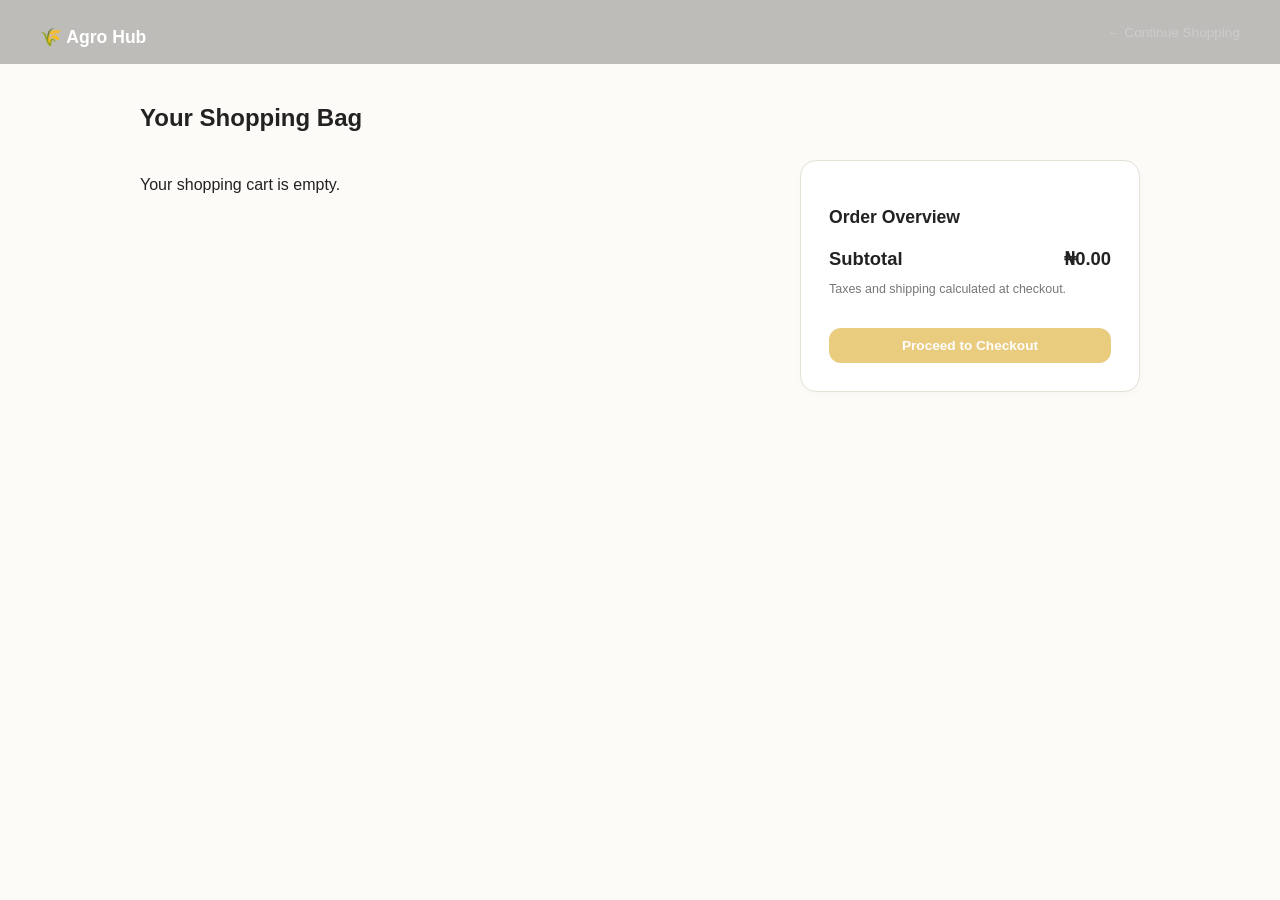
<file: cart.html>
<!DOCTYPE html>
<html lang="en">
<head>
  <meta charset="UTF-8">
  <meta name="viewport" content="width=device-width, initial-scale=1.0">
  <title>Agro Hub | Shopping Cart</title>
  <link rel="stylesheet" href="styles.css">
</head>
<body>

  <!-- Dark Top Navbar -->
  <header class="navbar">
    <div class="container nav-container">
      <h1 class="logo">
        <a href="shop.html" class="logo-link">🌾 Agro Hub</a>
      </h1>
      <a href="shop.html" class="back-link-head">&larr; Continue Shopping</a>
    </div>
  </header>

  <!-- Main Cart Container -->
  <main class="cart-page-container">
    <h2 class="cart-title">Your Shopping Bag</h2>

    <div class="cart-page-wrapper">
      <!-- Left Column: Cart Items -->
      <section class="cart-items-section">
        <div id="cart-page-items" class="cart-page-list">
          <!-- Rendered via JS -->
        </div>
      </section>

      <!-- Right Column: Order Summary -->
      <aside class="cart-summary-section">
        <div class="order-summary-box">
          <h3>Order Overview</h3>
          <div class="summary-row total">
            <span>Subtotal</span>
            <span id="cart-page-total">₦0.00</span>
          </div>
          <p class="shipping-note">Taxes and shipping calculated at checkout.</p>

          <a href="checkout.html" style="text-decoration: none;">
            <button id="cart-proceed-btn" type="button" class="btn-gold btn-full mt-4">
              Proceed to Checkout
            </button>
          </a>
        </div>
      </aside>
    </div>
  </main>

  <script src="app.js"></script>
</body>
</html>
</file>
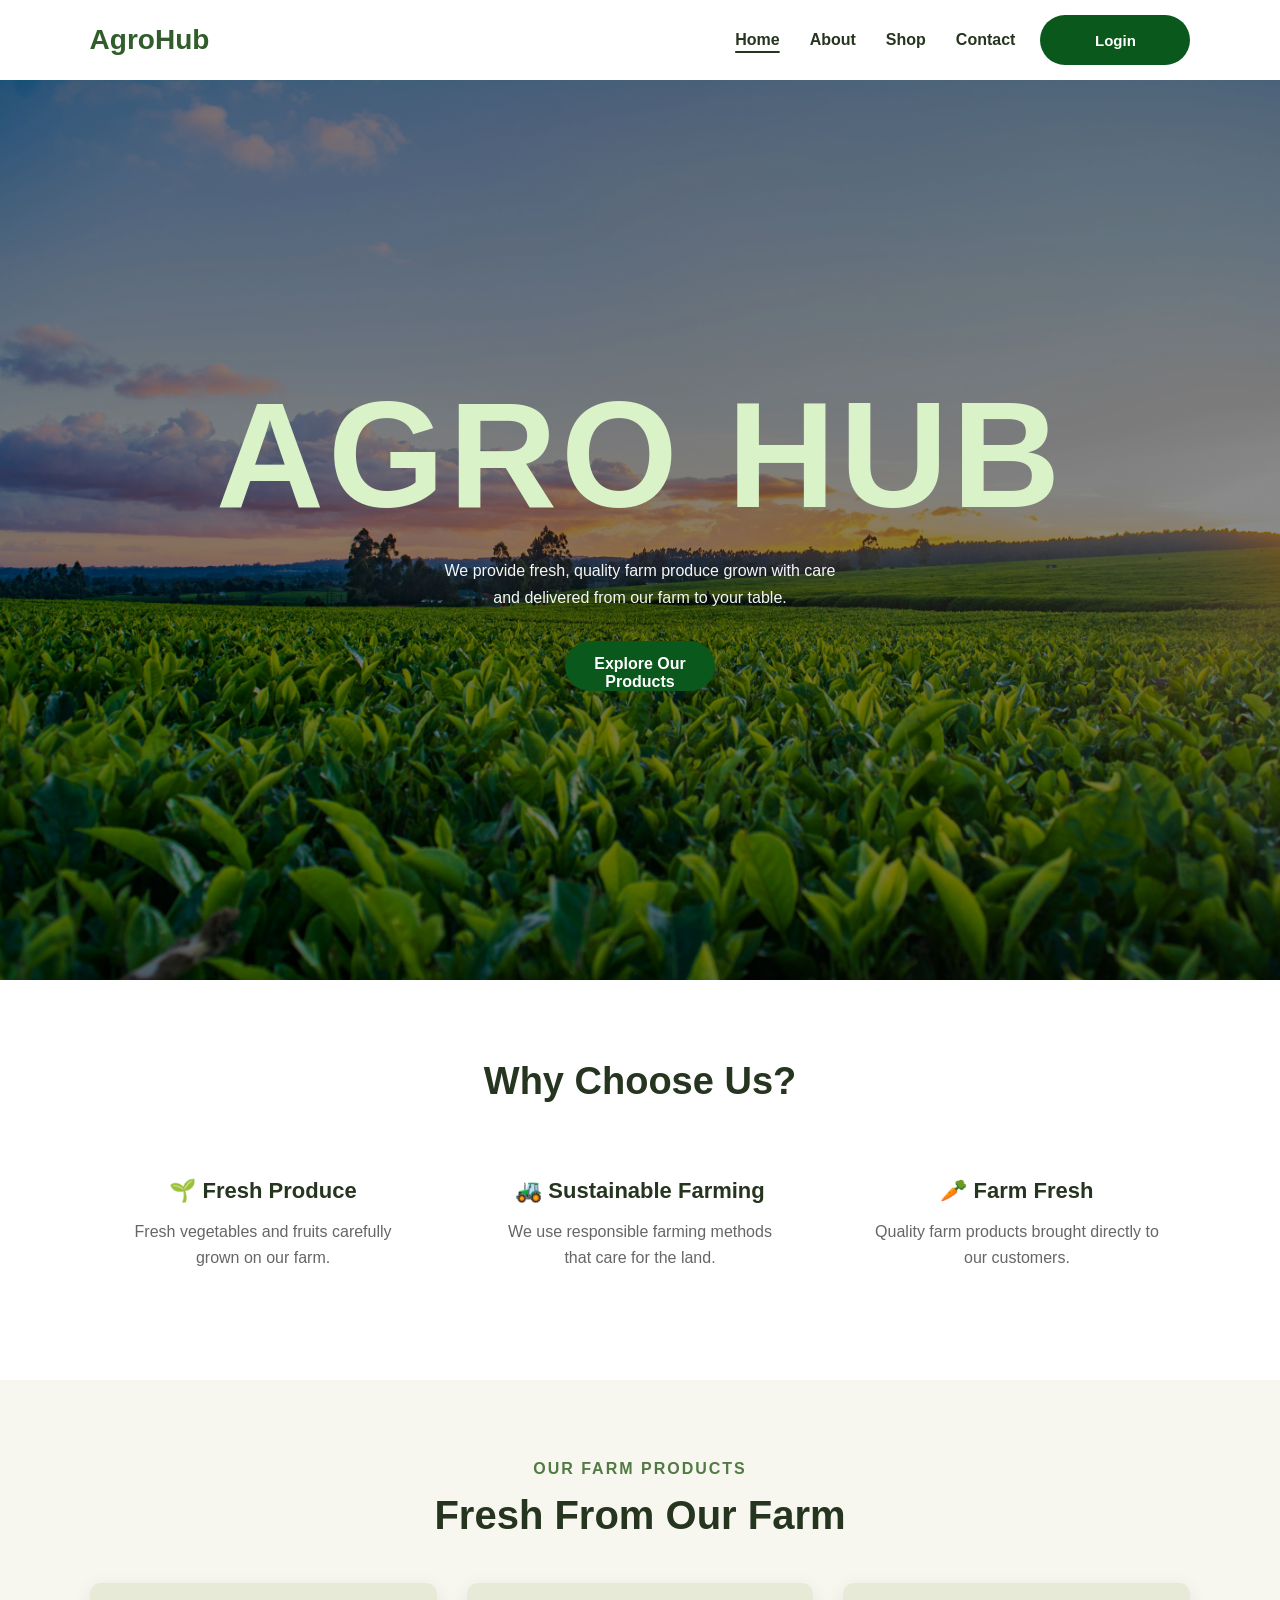
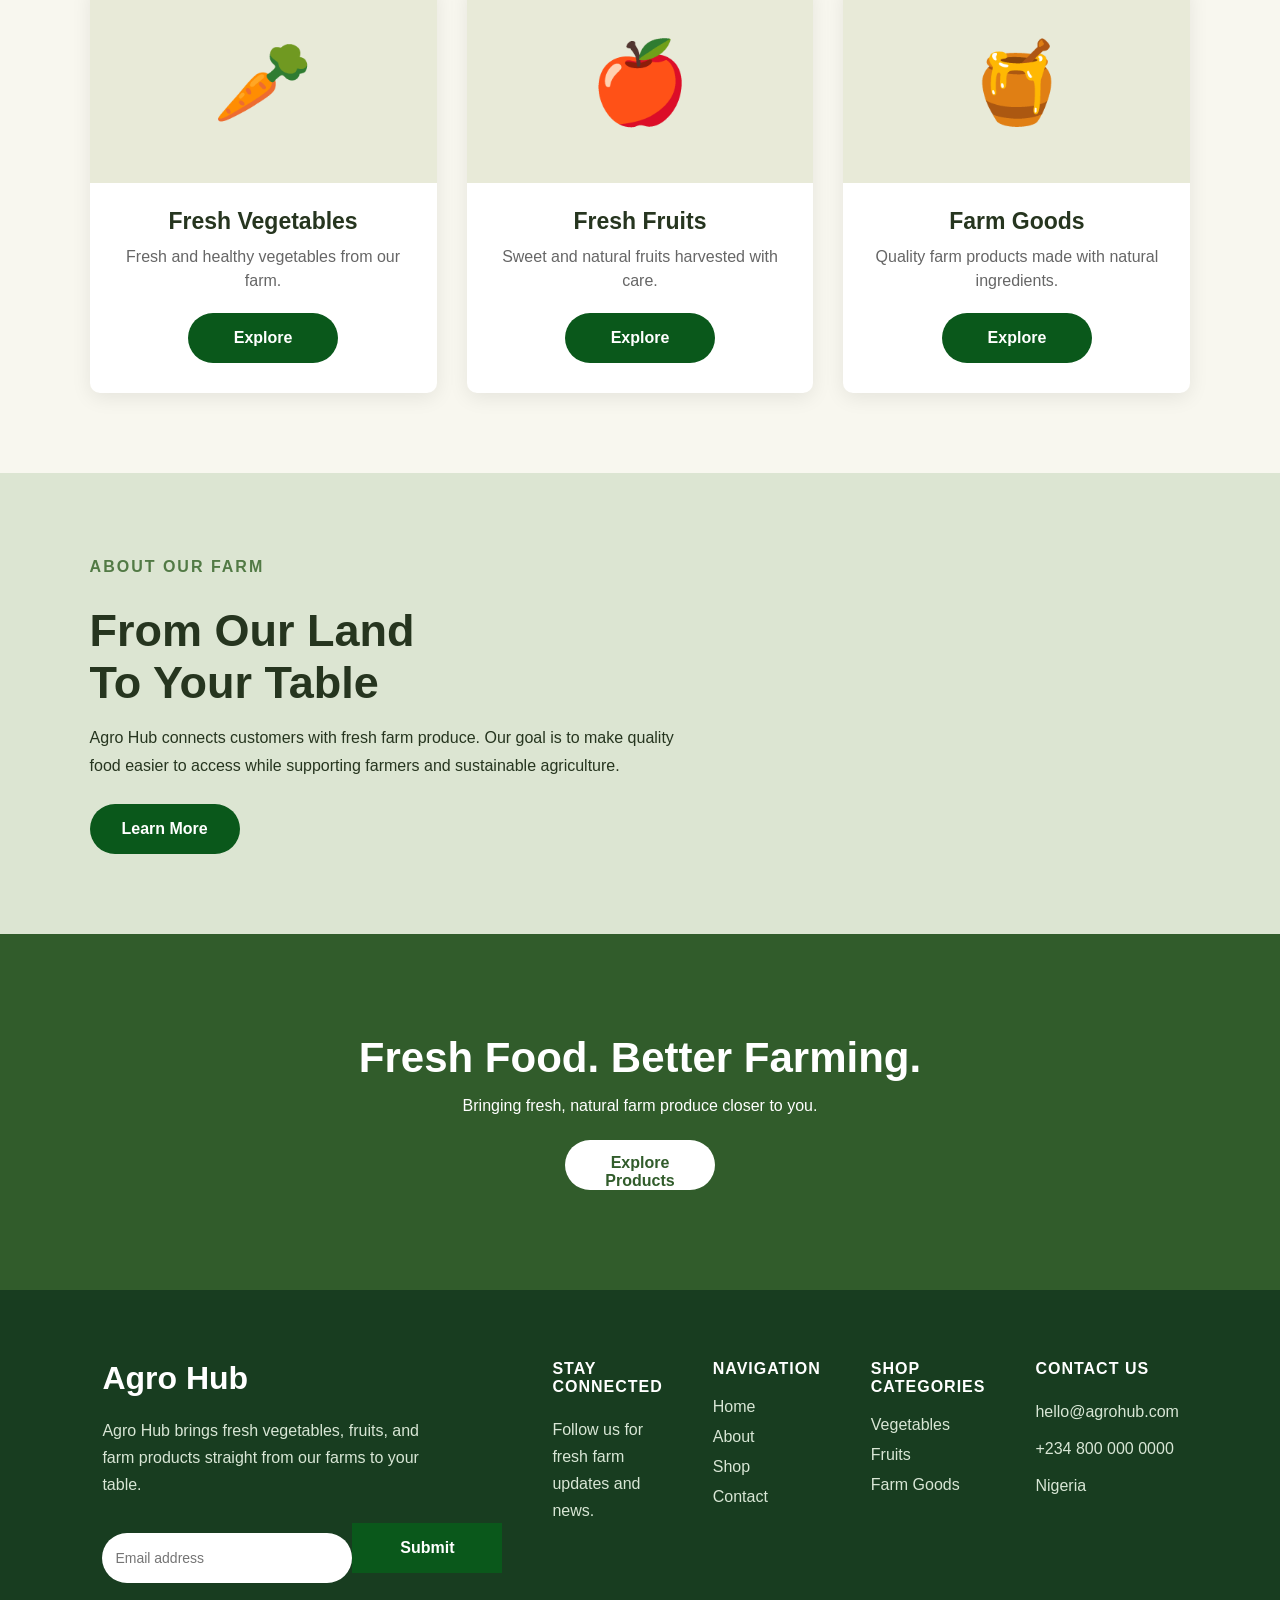
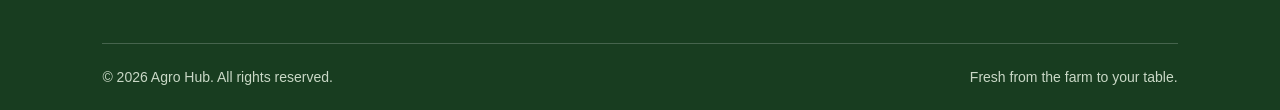
<file: home.html>
<!doctype html>
<html lang="en">
  <head>
    <meta charset="UTF-8" />

    <meta name="viewport" content="width=device-width, initial-scale=1.0" />

    <title>AgroHub</title>

    <link rel="stylesheet" href="style.css" />
  </head>

  <body>
    <!-- =========================
        NAVIGATION
    ========================== -->

    <nav>
      <h1>AgroHub</h1>

      <ul>
        <li>
          <a href="index.html" class="active"> Home </a>
        </li>

        <li>
          <a href="#"> About </a>
        </li>

        <li>
          <a href="#"> Shop </a>
        </li>

        <li>
          <a href="contact.html"> Contact </a>
        </li>
      </ul>

      <button class="login-btn">Login</button>
    </nav>

    <!-- =========================
        HERO SECTION
    ========================== -->

    <section class="hero">
      <div class="hero-text">
        <span class="hero-label"> AGRO HUB </span>

        <p class="hero-description">
            We provide fresh, quality farm produce grown with care <br> and delivered from our farm to your table.
        </p>

        <button>Explore Our Products</button>
      </div>

      <div class="hero-image">
        <img src="images/farming.jpg" alt="Farmer watering crops" />
      </div>
    </section>

    <!-- =========================
        WHY CHOOSE US
    ========================== -->

    <section class="features">
      <h2>Why Choose Us?</h2>

      <div class="feature-container">
        <div class="feature">
          <h3>🌱 Fresh Produce</h3>

          <p>Fresh vegetables and fruits carefully grown on our farm.</p>
        </div>

        <div class="feature">
          <h3>🚜 Sustainable Farming</h3>

          <p>We use responsible farming methods that care for the land.</p>
        </div>

        <div class="feature">
          <h3>🥕 Farm Fresh</h3>

          <p>Quality farm products brought directly to our customers.</p>
        </div>
      </div>
    </section>

    <!-- =========================
        FEATURED PRODUCTS
    ========================== -->

    <section class="products">
      <p class="section-label">OUR FARM PRODUCTS</p>

      <h2>Fresh From Our Farm</h2>

      <div class="product-container">
        <!-- PRODUCT 1 -->

        <div class="product-card">
          <div class="product-image">🥕</div>

          <h3>Fresh Vegetables</h3>

          <p>Fresh and healthy vegetables from our farm.</p>

          <button>Explore</button>
        </div>

        <!-- PRODUCT 2 -->

        <div class="product-card">
          <div class="product-image">🍎</div>

          <h3>Fresh Fruits</h3>

          <p>Sweet and natural fruits harvested with care.</p>

          <button>Explore</button>
        </div>

        <!-- PRODUCT 3 -->

        <div class="product-card">
          <div class="product-image">🍯</div>

          <h3>Farm Goods</h3>

          <p>Quality farm products made with natural ingredients.</p>

          <button>Explore</button>
        </div>
      </div>
    </section>

    <!-- =========================
        ABOUT THE FARM
    ========================== -->

    <section class="farm-intro">
      <div>
        <p class="section-label">ABOUT OUR FARM</p>

        <h2>
          From Our Land
          <br />
          To Your Table
        </h2>

        <p>
          Agro Hub connects customers with fresh farm produce. Our goal is to
          make quality food easier to access while supporting farmers and
          sustainable agriculture.
        </p>

        <button>Learn More</button>
      </div>
    </section>

    <!-- =========================
        CALL TO ACTION
    ========================== -->

    <section class="cta">
      <h2>Fresh Food. Better Farming.</h2>

      <p>Bringing fresh, natural farm produce closer to you.</p>

      <button>Explore Products</button>
    </section>

    <!-- =========================
        FOOTER
    ========================== -->

    <footer>
      <div class="footer-top">
        <!-- BRAND -->

        <div class="footer-brand">
          <h2>Agro Hub</h2>

          <p>
            Agro Hub brings fresh vegetables, fruits, and farm products straight
            from our farms to your table.
          </p>

          <div class="newsletter">
            <input type="email" placeholder="Email address" />

            <button>Submit</button>
          </div>
        </div>

        <!-- STAY CONNECTED -->

        <div class="footer-column">
          <h3>Stay Connected</h3>

          <p>Follow us for fresh farm updates and news.</p>
        </div>

        <!-- NAVIGATION -->

        <div class="footer-column">
          <h3>Navigation</h3>

          <a href="index.html"> Home </a>

          <a href="#"> About </a>

          <a href="#"> Shop </a>

          <a href="contact.html"> Contact </a>
        </div>

        <!-- SHOP CATEGORIES -->

        <div class="footer-column">
          <h3>Shop Categories</h3>

          <a href="#"> Vegetables </a>

          <a href="#"> Fruits </a>

          <a href="#"> Farm Goods </a>
        </div>

        <!-- CONTACT -->

        <div class="footer-column">
          <h3>Contact Us</h3>

          <p>hello@agrohub.com</p>

          <p>+234 800 000 0000</p>

          <p>Nigeria</p>
        </div>
      </div>

      <!-- FOOTER BOTTOM -->

      <div class="footer-bottom">
        <p>© 2026 Agro Hub. All rights reserved.</p>

        <p>Fresh from the farm to your table.</p>
      </div>
    </footer>

    <!-- =========================
        JAVASCRIPT
    ========================== -->

    <script>
      const navLinks = document.querySelectorAll("nav ul li a");

      navLinks.forEach(function (link) {
        link.addEventListener("click", function () {
          navLinks.forEach(function (item) {
            item.classList.remove("active");
          });

          this.classList.add("active");
        });
      });
    </script>
  </body>
</html>
</file>
<file: styles.css>
/* Color Palette */
:root {
  --bg-main: #fdfbf7;
  --header-bg: #1c180e;
  --header-text: #ffffff;
  --accent-gold: #d49a00;
  --accent-gold-hover: #b88400;
  --card-bg: #ffffff;
  --text-dark: #222222;
  --text-muted: #777777;
  --border-color: #e5e0d8;
  --radius-card: 16px;
  --radius-btn: 12px;
}

body {
  background-color: var(--bg-main);
  color: var(--text-dark);
  font-family: -apple-system, BlinkMacSystemFont, "Segoe UI", Roboto, sans-serif;
  margin: 0;
}

/* Dark Header */
.navbar {
  background-color: rgba(0,0,0,0.25);
  padding: 0 40px;
  position: sticky;
  top: 0;
  z-index: 999;
  left: 0;
  color: var(--header-text);
}

.nav-container {
  display: flex;
  justify-content: space-between;
  align-items: center;
  height: 64px;
}

.logo-link {
  color: var(--header-text);
  font-size: 1.1rem;
  font-weight: 700;
  text-decoration: none;
}

.nav-links {
  display: flex;
  gap: 24px;
}

.nav-links a {
  color: #cccccc;
  text-decoration: none;
  font-size: 0.9rem;
}

.nav-links a.active, .nav-links a:hover {
  color: var(--header-text);
}

.cart-button {
  color: var(--header-text);
  text-decoration: none;
  font-size: 1.1rem;
}

/* Page Layout */
.store-body {
  display: grid;
  grid-template-columns: 200px 1fr;
  gap: 40px;
  max-width: 1200px;
  margin: 40px auto;
  padding: 0 20px;
}

/* Sidebar */
.sidebar h3 {
  font-size: 0.9rem;
  color: var(--text-dark);
  margin-bottom: 12px;
}

.sidebar ul {
  list-style: none;
  padding: 0;
  border-top: 1px solid var(--border-color);
  padding-top: 12px;
}

.sidebar li {
  font-size: 0.85rem;
  color: var(--text-muted);
  cursor: pointer;
}

.sidebar li.active {
  color: var(--text-dark);
  font-weight: 600;
}

/* Header & Controls */
.shop-header {
  display: flex;
  justify-content: space-between;
  align-items: flex-end;
  margin-bottom: 24px;
}

.shop-header h2 {
  font-size: 1.75rem;
  margin: 0 0 4px 0;
}

.product-count {
  font-size: 0.8rem;
  color: var(--text-muted);
}

.sort-wrapper {
  font-size: 0.85rem;
  color: var(--text-muted);
}

.sort-dropdown {
  padding: 6px 12px;
  border-radius: 20px;
  border: 1px solid var(--border-color);
  background-color: var(--bg-main);
  font-size: 0.85rem;
  margin-left: 6px;
}

/* Product Grid */
.product-grid {
  display: grid;
  grid-template-columns: repeat(3, 1fr);
  gap: 24px;
}

.product-card {
  display: flex;
  flex-direction: column;
}

.product-image {
  width: 100%;
  aspect-ratio: 1 / 1;
  object-fit: cover;
  border-radius: var(--radius-card);
  background-color: #eee;
  margin-bottom: 12px;
}

.product-title {
  font-size: 0.9rem;
  font-weight: 600;
  margin: 0 0 4px 0;
}

.product-price {
  font-size: 0.85rem;
  color: var(--text-muted);
  margin-bottom: 12px;
}

/* Golden Add to Bag Button */
.btn-gold {
  background-color: var(--accent-gold);
  color: #ffffff;
  border: none;
  padding: 10px 0;
  width: 100%;
  border-radius: var(--radius-btn);
  font-weight: 600;
  font-size: 0.85rem;
  cursor: pointer;
  transition: background 0.2s ease;
}

.btn-gold:hover {
  background-color: var(--accent-gold-hover);
}

@media (max-width: 900px) {
  .store-body {
    grid-template-columns: 1fr;
  }
  .product-grid {
    grid-template-columns: repeat(2, 1fr);
  }
}

/* ==========================================================================
   GOLDEN FIELD CART PAGE STYLES
   ========================================================================== */

.cart-page-container {
  max-width: 1000px;
  margin: 40px auto;
  padding: 0 20px;
}

.cart-title {
  font-size: 1.5rem;
  font-weight: 700;
  margin-bottom: 28px;
  color: var(--text-dark);
}

.cart-page-wrapper {
  display: grid;
  grid-template-columns: 1fr 340px;
  gap: 32px;
  align-items: start;
}

.cart-page-list {
  display: flex;
  flex-direction: column;
  gap: 16px;
}

.cart-page-item {
  display: flex;
  justify-content: space-between;
  align-items: center;
  background-color: #ffffff;
  border: 1px solid var(--border-color);
  border-radius: var(--radius-card);
  padding: 20px 24px;
  box-shadow: 0 2px 8px rgba(0, 0, 0, 0.02);
}

.cart-page-item-info h4 {
  font-size: 0.95rem;
  font-weight: 600;
  color: var(--text-dark);
  margin-bottom: 4px;
}

.cart-page-item-info p {
  color: var(--text-muted);
  font-size: 0.88rem;
  font-weight: 600;
}

.order-summary-box {
  background-color: #ffffff;
  border: 1px solid var(--border-color);
  border-radius: var(--radius-card);
  padding: 28px;
  box-shadow: 0 2px 8px rgba(0, 0, 0, 0.02);
}

.order-summary-box h3 {
  font-size: 1.1rem;
  font-weight: 700;
  margin-bottom: 20px;
  color: var(--text-dark);
}

.summary-row.total {
  display: flex;
  justify-content: space-between;
  font-size: 1.15rem;
  font-weight: 700;
  color: var(--text-dark);
  margin-bottom: 8px;
}

.shipping-note {
  font-size: 0.78rem;
  color: var(--text-muted);
  margin-bottom: 16px;
}

@media (max-width: 800px) {
  .cart-page-wrapper {
    grid-template-columns: 1fr;
  }
}

/* ==========================================================================
   GOLDEN FIELD CHECKOUT STYLES
   ========================================================================== */

.back-link-head {
  color: #cccccc;
  text-decoration: none;
  font-size: 0.85rem;
  transition: color 0.2s ease;
}

.back-link-head:hover {
  color: #ffffff;
}

.checkout-page-container {
  max-width: 1000px;
  margin: 40px auto;
  padding: 0 20px;
}

.checkout-grid {
  display: grid;
  grid-template-columns: 1fr 380px;
  gap: 32px;
  align-items: start;
}

.checkout-form-card,
.checkout-summary-card {
  background-color: #ffffff;
  border: 1px solid var(--border-color);
  border-radius: var(--radius-card);
  padding: 32px;
  box-shadow: 0 2px 8px rgba(0, 0, 0, 0.02);
}

.form-title {
  font-size: 1.35rem;
  font-weight: 700;
  margin-bottom: 24px;
  color: var(--text-dark);
}

.form-group {
  margin-bottom: 18px;
}

.form-group label {
  display: block;
  font-size: 0.8rem;
  font-weight: 600;
  color: var(--text-muted);
  margin-bottom: 6px;
  text-transform: uppercase;
  letter-spacing: 0.03em;
}

.form-group input,
.form-group textarea {
  width: 100%;
  padding: 12px 14px;
  border: 1px solid var(--border-color);
  border-radius: 8px;
  font-size: 0.9rem;
  background-color: var(--bg-main);
  color: var(--text-dark);
  font-family: inherit;
  transition: all 0.2s ease;
}

.form-group input:focus,
.form-group textarea:focus {
  outline: none;
  border-color: var(--accent-gold);
  background-color: #ffffff;
  box-shadow: 0 0 0 3px rgba(212, 154, 0, 0.15);
}

.checkout-summary-card h3 {
  font-size: 1.1rem;
  font-weight: 700;
  margin-bottom: 20px;
  color: var(--text-dark);
}

.summary-items-list {
  display: flex;
  flex-direction: column;
  gap: 12px;
}

.summary-item {
  display: flex;
  justify-content: space-between;
  font-size: 0.88rem;
  color: var(--text-muted);
}

.summary-item span:last-child {
  font-weight: 600;
  color: var(--text-dark);
}

.summary-divider {
  height: 1px;
  background-color: var(--border-color);
  margin: 20px 0;
}

.summary-total-row {
  display: flex;
  justify-content: space-between;
  font-size: 1.15rem;
  font-weight: 700;
  color: var(--text-dark);
}

.mt-4 {
  margin-top: 16px;
}

.btn-full {
  width: 100%;
}

@media (max-width: 800px) {
  .checkout-grid {
    grid-template-columns: 1fr;
  }
}

/* ==========================================================================
   GOLDEN FIELD CONFIRMATION / RECEIPT STYLES
   ========================================================================== */

.confirmation-page-container {
  max-width: 600px;
  margin: 40px auto;
  padding: 0 20px;
}

.confirmation-card {
  background-color: #ffffff;
  border: 1px solid var(--border-color);
  border-radius: var(--radius-card);
  padding: 36px;
  text-align: center;
  box-shadow: 0 2px 10px rgba(0, 0, 0, 0.02);
}

.success-badge {
  width: 56px;
  height: 56px;
  background-color: #f3eae0;
  color: var(--accent-gold);
  border-radius: 50%;
  display: flex;
  align-items: center;
  justify-content: center;
  font-size: 1.5rem;
  font-weight: bold;
  margin: 0 auto 16px auto;
}

.confirmation-card h2 {
  font-size: 1.4rem;
  font-weight: 700;
  color: var(--text-dark);
  margin-bottom: 6px;
}

.confirmation-sub {
  font-size: 0.88rem;
  color: var(--text-muted);
  margin-bottom: 24px;
}

.receipt-box {
  background-color: var(--bg-main);
  border: 1px solid var(--border-color);
  border-radius: 12px;
  padding: 24px;
  text-align: left;
  margin-bottom: 24px;
}

.receipt-header {
  display: flex;
  justify-content: space-between;
  font-size: 0.85rem;
  font-weight: 700;
  color: var(--text-dark);
  padding-bottom: 12px;
  border-bottom: 1px dashed var(--border-color);
  margin-bottom: 16px;
}

.receipt-section {
  margin-bottom: 16px;
}

.receipt-section h4 {
  font-size: 0.75rem;
  font-weight: 700;
  text-transform: uppercase;
  color: var(--text-muted);
  letter-spacing: 0.04em;
  margin-bottom: 6px;
}

.receipt-section p {
  font-size: 0.88rem;
  color: var(--text-dark);
  line-height: 1.4;
}

.receipt-total-row {
  display: flex;
  justify-content: space-between;
  font-size: 1.1rem;
  font-weight: 700;
  color: var(--text-dark);
}

.btn-inline {
  display: inline-block;
  text-decoration: none;
  text-align: center;
}

/* Sidebar Items */
.sidebar ul li {
  font-size: 0.85rem;
  color: var(--text-muted);
  cursor: pointer;
  padding: 6px 0;
  transition: color 0.2s ease;
}

.sidebar ul li:hover {
  color: var(--text-dark);
}

.sidebar ul li.active {
  color: var(--text-dark);
  font-weight: 700;
}

/* Controls Group */
.controls-wrapper {
  display: flex;
  align-items: center;
  gap: 16px;
}

/* Search Bar Styles */
.search-wrapper input {
  padding: 6px 14px;
  border-radius: 20px;
  border: 1px solid var(--border-color);
  background-color: var(--bg-main);
  font-size: 0.85rem;
  color: var(--text-dark);
  outline: none;
  transition: all 0.2s ease;
  width: 180px;
}

.search-wrapper input:focus {
  border-color: var(--accent-gold);
  background-color: #ffffff;
  width: 220px;
  box-shadow: 0 0 0 3px rgba(212, 154, 0, 0.12);
}

@media (max-width: 640px) {
  .shop-header {
    flex-direction: column;
    align-items: flex-start;
    gap: 16px;
  }

  .controls-wrapper {
    width: 100%;
    justify-content: space-between;
  }

  .search-wrapper input {
    width: 100%;
  }
}
</file>
<file: style.css>
/* =========================
   RESET
========================= */

* {
    margin: 0;
    padding: 0;
    box-sizing: border-box;
}


/* =========================
   GLOBAL STYLES
========================= */

body {
    font-family: Arial, sans-serif;
    color: #26351f;
    background-color: #f8f7ef;
}


button {
    border: none;
    background-color: #315c2b;
    color: white;
    padding: 14px 28px;
    border-radius: 6px;
    font-size: 16px;
    font-weight: bold;
    cursor: pointer;
    transition: all 0.3s ease;
}


button:hover {
    background-color: #21431d;
    transform: translateY(-3px);
}


/* =========================
   NAVIGATION
========================= */

nav {
    height: 80px;
    display: flex;
    align-items: center;
    justify-content: space-between;
    padding: 0 7%;
    background-color: #ffffff;
    position: sticky;
    top: 0;
    z-index: 100;
}


nav h1 {
    font-size: 28px;
    color: #315c2b;
}


nav ul {
    display: flex;
    gap: 30px;
    margin-left: auto;
    list-style: none;
}


nav ul li a {
    display: inline-block;
    text-decoration: none;
    color: #26351f;
    font-weight: bold;
    transition: all 0.3s ease;
}


nav ul li a:hover {
    color: #315c2b;
    transform: translateY(-3px);
}


nav ul li a.active {
    text-decoration: underline;
    text-underline-offset: 6px;
    text-decoration-thickness: 2px;
}


.logo {
    display: flex;
    align-items: center;
    gap: 1px;
}


.logo img {
    height: 50px;
    width: auto;
    margin-right: 10px;
}


.logo h1 {
    display: inline-block;
    font-size: 28px;
    color: #315c2b;
    vertical-align: middle;
}


/* LOGIN BUTTON */

.login-btn {
    margin-left: 25px;
    padding: 10px 22px;
    font-size: 15px;
}


/* =========================
   HERO SECTION
========================= */

.hero {
    width: 100%;
    height: 100vh;
    min-height: 600px;
    position: relative;

    display: flex;
    align-items: center;
    justify-content: center;

    overflow: hidden;
}


/* HERO IMAGE */

.hero-image {
    position: absolute;
    inset: 0;

    width: 100%;
    height: 100%;

    z-index: 1;
}


.hero-image img {
    width: 100%;
    height: 100%;

    object-fit: cover;
    display: block;

    animation: heroZoom 1.5s ease-out;
}


/* DARK OVERLAY */

.hero-image::after {
    content: "";

    position: absolute;
    inset: 0;

    background-color: rgba(0, 0, 0, 0.45);
}


/* HERO TEXT */

.hero-text {
    width: 80%;
    max-width: 900px;

    text-align: center;

    position: relative;
    z-index: 2;

    color: white;
}


.hero-label {
    display: block;

    font-size: 150px;
    font-weight: bold;

    letter-spacing: 4px;
    text-transform: uppercase;

    color: #d9f2c7;

    margin-bottom: 15px;
}


.hero-description {
    max-width: 650px;

    margin: 0 auto 30px;

    font-size: 16px;
    line-height: 1.7;

    color: #f5f5f5;
}


/* CONTACT HERO */

.contact-hero {
    height: 500px;
    min-height: 500px;
}


.contact-hero .hero-text h2 {
    font-size: 80px;
}


/* HERO ANIMATION */

@keyframes heroZoom {

    from {
        transform: scale(1.15);
    }

    to {
        transform: scale(1);
    }


}


/* =========================
   FEATURES
========================= */

.features {
    padding: 80px 7%;
    text-align: center;
    background-color: white;
}


.features h2 {
    font-size: 38px;
    margin-bottom: 45px;
}


.feature-container {
    display: flex;
    justify-content: space-between;
    gap: 30px;
}


.feature {
    flex: 1;
    padding: 30px;
}


.feature h3 {
    font-size: 22px;
    margin-bottom: 15px;
}


.feature p {
    line-height: 1.6;
    color: #666;
}


/* =========================
   PRODUCTS
========================= */

.products {
    padding: 80px 7%;
    text-align: center;
}


.section-label {
    color: #527a45;
    font-weight: bold;
    letter-spacing: 2px;
}


.products h2 {
    font-size: 40px;
    margin: 15px 0 45px;
}


.product-container {
    display: flex;
    gap: 30px;
}


.product-card {
    flex: 1;

    background-color: white;

    padding-bottom: 30px;

    border-radius: 10px;
    overflow: hidden;

    box-shadow: 0 5px 20px rgba(0, 0, 0, 0.08);
}


.product-image {
    height: 200px;

    display: flex;
    align-items: center;
    justify-content: center;

    background-color: #e8ead8;

    font-size: 80px;
}


.product-card h3 {
    margin: 25px 0 10px;
    font-size: 23px;
}


.product-card p {
    padding: 0 25px;

    margin-bottom: 20px;

    color: #666;
    line-height: 1.5;
}


/* =========================
   FARM INTRO
========================= */

.farm-intro {
    min-height: 450px;

    padding: 80px 7%;

    display: flex;
    align-items: center;

    background-color: #dce5d2;
}


.farm-intro div {
    max-width: 600px;
}


.farm-intro h2 {
    font-size: 45px;
    margin: 15px 0;
}


.farm-intro p {
    line-height: 1.7;
    margin-bottom: 25px;
}


/* =========================
   CALL TO ACTION
========================= */

.cta {
    padding: 100px 20px;

    text-align: center;

    background-color: #315c2b;
    color: white;
}


.cta h2 {
    font-size: 42px;
    margin-bottom: 15px;
}


.cta p {
    margin-bottom: 25px;
}


.cta button {
    background-color: white;
    color: #315c2b;
}


/* =========================
   CONTACT PAGE
========================= */

.contact-section {
    min-height: 600px;

    display: flex;
    justify-content: center;
    align-items: flex-start;

    padding: 75px 20px;

    background-color: #f7f5ed;
    color: #252525;
}


.contact-container {
    width: 100%;
    max-width: 700px;

    text-align: center;
}


.contact-container h1 {
    font-size: 52px;
    font-weight: 500;

    margin-bottom: 20px;
}


.contact-container>p {
    font-size: 19px;
    color: #555;

    margin-bottom: 45px;
}


/* CONTACT FORM */

.newsletter-form {
    width: 100%;
    max-width: 500px;

    margin: auto;

    text-align: left;

    display: flex;
    flex-direction: column;
}


.newsletter-form label {
    font-size: 17px;
    margin-bottom: 8px;
}


.newsletter-form input {
    width: 100%;
    height: 50px;

    padding: 0 20px;

    border: 1px solid #315c2b;
    border-radius: 30px;

    outline: none;

    font-size: 16px;

    background-color: transparent;
}


.newsletter-form button {
    width: 135px;
    height: 58px;

    margin: 28px auto;

    border-radius: 35px;
}


/* =========================
   FOOTER
========================= */

footer {
    padding: 70px 8% 25px;

    background-color: #183d20;
    color: white;
}


.footer-top {
    max-width: 1300px;

    margin: auto;

    display: grid;

    grid-template-columns:
        2fr 1fr 1fr 1fr 1.2fr;

    gap: 50px;
}


/* FOOTER BRAND */

.footer-brand h2 {
    font-size: 32px;
    margin-bottom: 20px;
}


.footer-brand p {
    max-width: 350px;

    color: #d8e6d5;
    line-height: 1.7;
}


/* FOOTER COLUMNS */

.footer-column h3 {
    font-size: 16px;

    margin-bottom: 20px;

    text-transform: uppercase;
    letter-spacing: 1px;
}


.footer-column a {
    display: block;

    margin-bottom: 12px;

    color: #d8e6d5;
    text-decoration: none;

    transition: 0.3s;
}


.footer-column a:hover {
    color: white;
    transform: translateX(4px);
}


.footer-column p {
    margin-bottom: 10px;

    color: #d8e6d5;
    line-height: 1.7;
}


/* =========================
   FOOTER NEWSLETTER
========================= */

.newsletter {
    display: flex;

    max-width: 400px;

    margin-top: 25px;
}


.newsletter input {
    flex: 1;

    padding: 13px;

    border: none;
    outline: none;

    font-size: 14px;
}


.newsletter button {
    padding: 13px 20px;
    border-radius: 0;
}


/* =========================
   FOOTER BOTTOM
========================= */

.footer-bottom {
    margin-top: 60px;
    padding-top: 25px;

    border-top: 1px solid rgba(255, 255, 255, 0.2);

    display: flex;
    justify-content: space-between;
    align-items: center;

    color: #c9d8c6;
    font-size: 14px;
}


/* =========================
   RESPONSIVE DESIGN
========================= */

@media (max-width: 992px) {

    .feature-container,
    .product-container {
        flex-wrap: wrap;
    }


    .feature,
    .product-card {
        min-width: 250px;
    }


    .footer-top {
        grid-template-columns: repeat(2, 1fr);
    }

}


@media (max-width: 768px) {

    nav {
        height: auto;

        flex-wrap: wrap;

        gap: 20px;

        padding: 20px 7%;
    }


    nav ul {
        order: 3;

        width: 100%;

        justify-content: center;

        margin-left: 0;

        gap: 20px;
    }


    .login-btn {
        margin-left: auto;
    }


    .hero {
        min-height: 600px;
    }


    .hero-text h2 {
        font-size: 48px;
    }


    .contact-hero .hero-text h2 {
        font-size: 55px;
    }


    .feature-container,
    .product-container {
        flex-direction: column;
    }


    .contact-container h1 {
        font-size: 40px;
    }


    .footer-top {
        grid-template-columns: 1fr;
    }


    .footer-bottom {
        flex-direction: column;

        gap: 15px;

        text-align: center;
    }


    .newsletter {
        flex-direction: column;
    }


    .newsletter input,
    .newsletter button {
        width: 100%;
    }


    .newsletter button {
        margin-top: 10px;
    }

}


@media (max-width: 480px) {

    nav h1 {
        font-size: 24px;
    }


    nav ul {
        gap: 15px;
    }


    .hero-text h2 {
        font-size: 38px;
    }


    .hero-description {
        font-size: 16px;
    }


    .products h2,
    .features h2,
    .farm-intro h2,
    .cta h2 {
        font-size: 32px;
    }

}
<!--moses css session-->
* {
    margin: 0;
    padding: 0;
    box-sizing: border-box;
    font-family: 'Montserrat', sans-serif;
}

.container {
    display: grid;
    grid-template-columns: auto;
    grid-template-rows: 300px;
    place-items: center;
    background-image: url("/agrohub/img/image.png");
}

.container1 {
    display: grid;
    grid-template-columns: auto;
    grid-template-rows: 700px;
    justify-content: center;
}

.container2 {
    display: grid;
    grid-template-columns: auto auto;
    grid-template-rows: 300px;
    background-color: #0a581b;
}

#C01 {
    color: rgb(247, 249, 246);
    font-size: 50px;
}

h1#F01 {
    margin-top: 30px;
    text-align: center;
}

p#F02 {
    margin-top: 5px;
    text-align: center;
}

input {
    width: 400px;
    height: 50px;
    margin-top: 10px;
    border-radius: 50px;
    border: 1px solid #0a581b;
}

textarea {
    width: 400px;
    height: 100px;
    margin-top: 10px;
    border-radius: 5px;
    border: 2px solid #0a581b;
}

.button_container {
    display: grid;
    place-content: center;
    margin-top: 70px;
}

button {
    width: 150px;
    height: 50px;
    border-radius: 50px;
    background-color: #0a581b;
    color: white;
    border: none;
}

.centered-form {
    display: grid;
    justify-content: center;
}

.form_group {
    margin-top: 15px;
}

strong {
    margin-top: 10px;
}

#D01 {
    margin-top: 30px;
    padding-left: 25px;
    color: #64a071;
}

.D02 {
    margin-top: 15px;
    padding-left: 25px;
    text-align: left;
    color: #e1e6e2;
}
</file>
